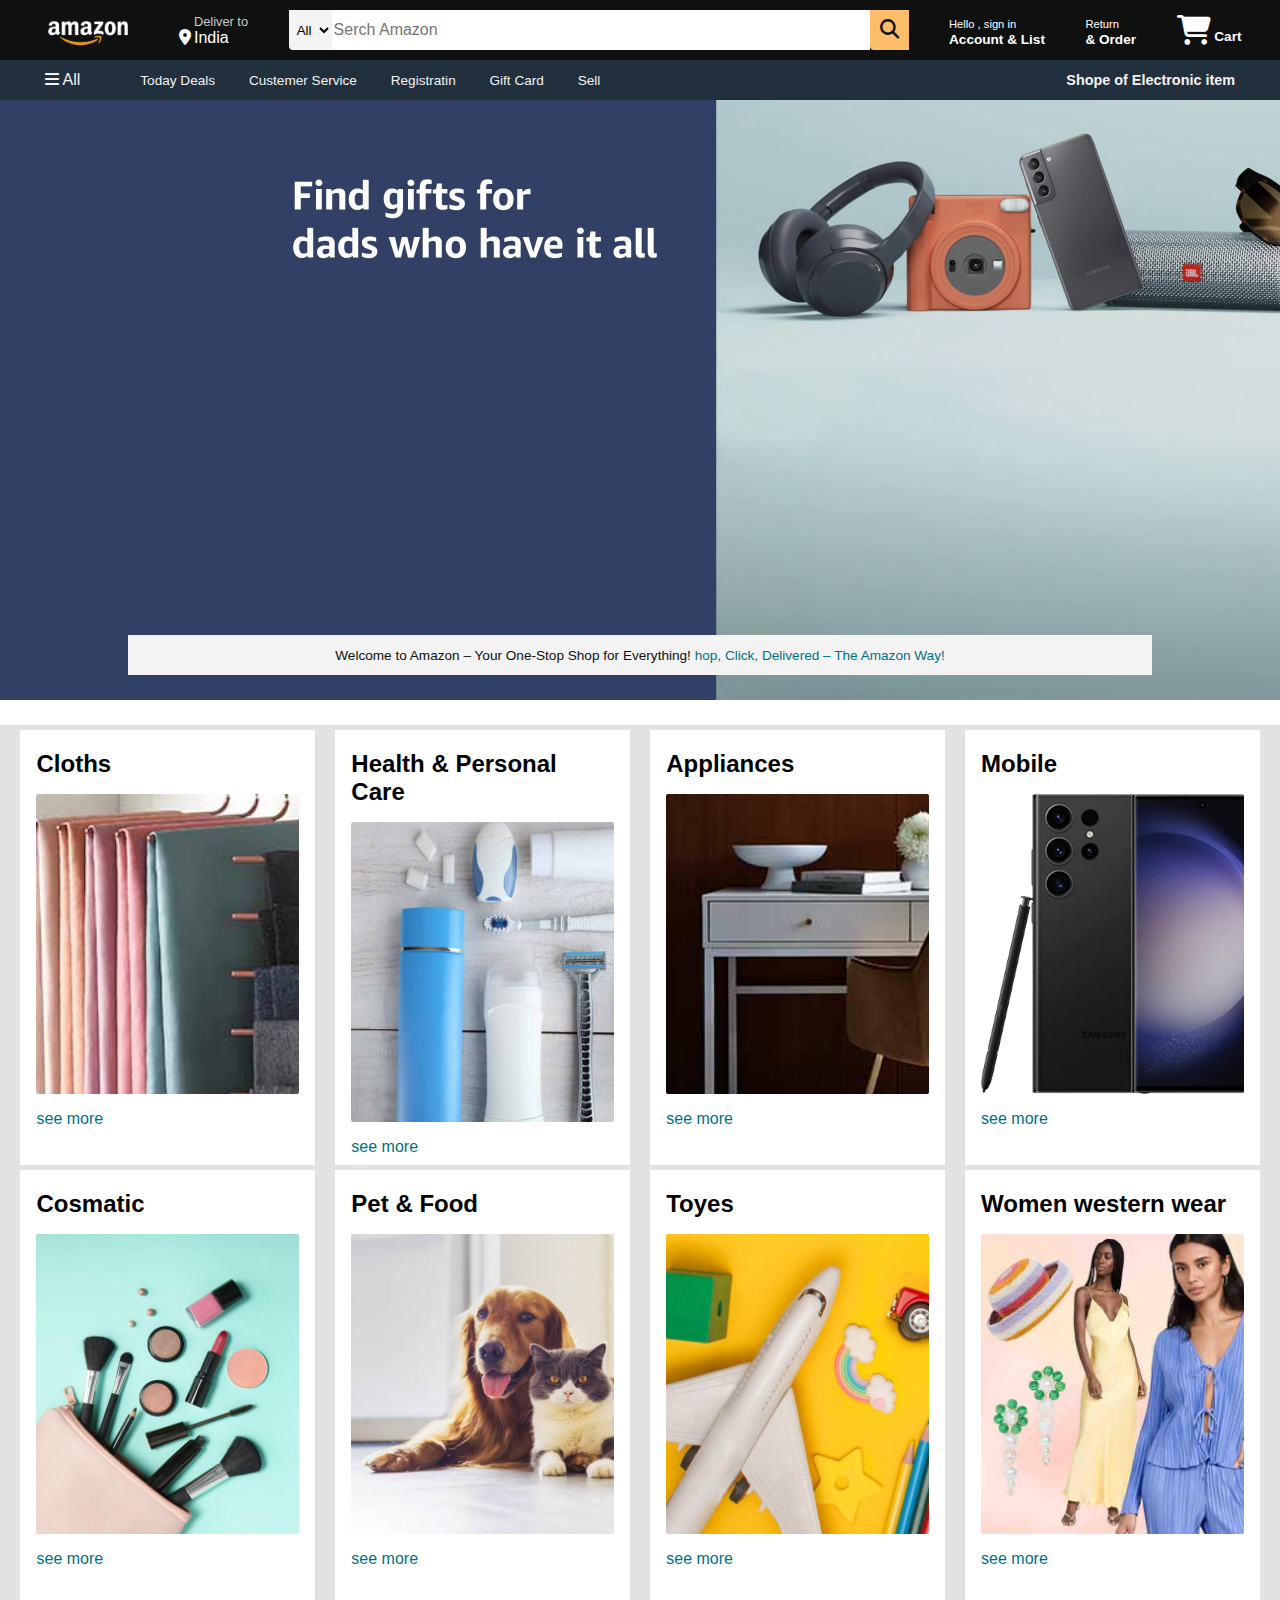
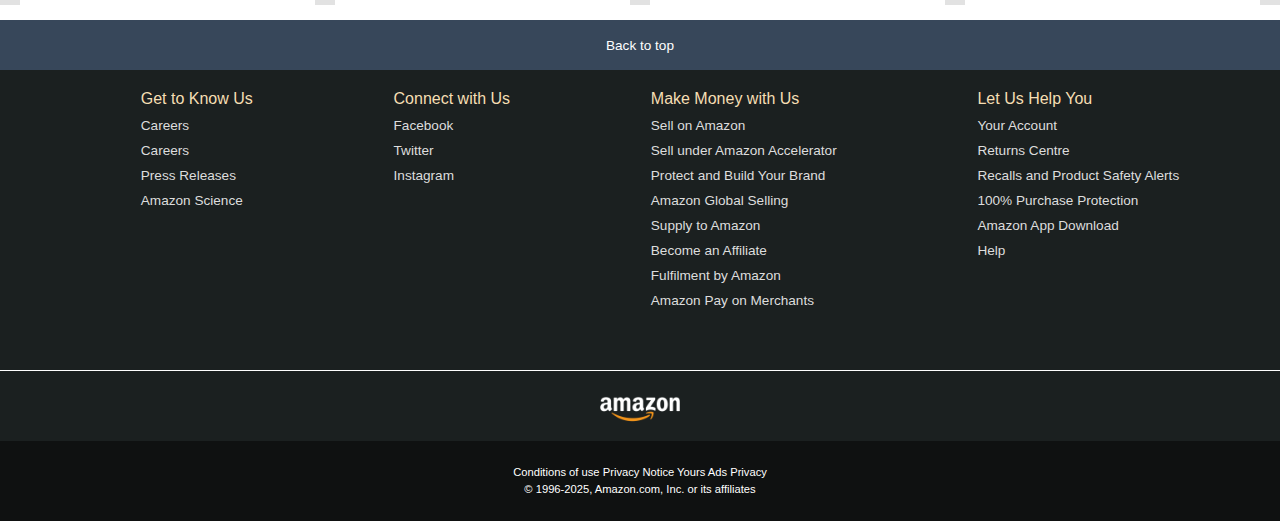
<file: firstpage/index.html>
<!DOCTYPE html>
<html lang="en">

<head>
    <meta charset="UTF-8">
    <meta name="viewport" content="width=device-width, initial-scale=1.0">
    <title>Amazon</title>
    <link rel="stylesheet" href="https://cdnjs.cloudflare.com/ajax/libs/font-awesome/6.7.2/css/all.min.css"
        integrity="sha512-Evv84Mr4kqVGRNSgIGL/F/aIDqQb7xQ2vcrdIwxfjThSH8CSR7PBEakCr51Ck+w+/U6swU2Im1vVX0SVk9ABhg=="
        crossorigin="anonymous" referrerpolicy="no-referrer" />
    <link rel="stylesheet" href="indext.css">
</head>

<body>
    <header>
        <div class="navbar">
            <div class="nav_logo boder">
                <div class="logo">
                </div>
            </div>

            <div class="nav_adress boder ">

                <p class="Addfirst">Deliver to</p>
                <div class="add-icon ">
                    <i class="fa-solid fa-location-dot"></i>
                    <p class=" addsecond">India</p>
                </div>


            </div>
            <div class="nav-serch boder">
                <select class="Serch-select" >
                    <option value="">All</option>


                </select>
            <input placeholder="Serch Amazon" class="Serch_input">
            <div class="sechicon">
                <i class="fa-solid fa-magnifying-glass"></i>
            </div>
            </div>

            <div class="nav_singin boder">
                <p><span>Hello , sign in </span></p>
                <p class="nav-second">Account & List</p>

            </div>
            <div class="nav_return boder">
                <p><span>Return</span></p>
                <p class="nav-second">& Order</p>

            </div>
            <div class="navcard boder">
                <i class="fa-solid fa-cart-shopping"></i>
                Cart
            </div>

        </div>
        <div class="pannel">
             <div class="pannel12">
                <i class="fa-solid fa-bars"></i>
            All
             </div>
          <div class="pannel1">
           
            <p>Today Deals</p>
            <p>Custemer Service</p>
            <p>Registratin</p>
            <p>Gift Card</p>
            <p>Sell</p>
          </div>
            <div class="pannel2">
                <p>Shope of Electronic item</p>
            </div>
        </div>
        
    </header>
    <div class="hero">
        <div class="heromess">
            <p>Welcome to Amazon – Your One-Stop Shop for Everything!   <a href="">    hop, Click, Delivered – The Amazon Way!</a></p>
        </div>
    </div>



    
    <div class="shope">
        <div class="box1 box">
           <div class="cont">
            <h2>Cloths</h1>
                <div class="box-img" style="background-image: url('box1_image.jpg');">
                </div>
                <p>see more</p>
              </div>
            </div>
        <div class="box2 box">
            <div class="cont">
                <h2>Health & Personal Care</h1>
                    <div class="box-img" style="background-image: url('box2_image.jpg');">
                    </div>
                    <p>see more</p>
                  </div>
                </div>
           
        <div class="box3 box">
            <div class="cont">
                <h2>Appliances</h1>
                    <div class="box-img" style="background-image: url('box3_image.jpg');">
                    </div>
                    <p>see more</p>
                  </div>
        </div>
        <div class="box4 box">
            <div class="cont">
                <h2>Mobile</h1>
                    <div class="box-img" style="background-image: url('box4_image.jpg');">
                    </div>
                    <p>see more</p>
                  </div>
        </div>
        <div class="box5 box">
            <div class="cont">
                <h2>Cosmatic </h1>
                    <div class="box-img" style="background-image: url('box5_image.jpg');">
                    </div>
                    <p>see more</p>
                  </div>
        </div>
        <div class="box6 box">
            <div class="cont">
                <h2>Pet & Food</h1>
                    <div class="box-img" style="background-image: url('box6_image.jpg');">
                    </div>
                    <p>see more</p>
                  </div>
        </div>
        <div class="box7 box">
            <div class="cont">
                <h2>Toyes</h1>
                    <div class="box-img" style="background-image: url('box7_image.jpg');">
                    </div>
                    <p>see more</p>
                  </div>
        </div>
        <div class="box8 box">
            <div class="cont">
                <h2>Women western wear</h1>
                    <div class="box-img" style="background-image: url('box8_image.jpg');">
                    </div>
                    <p>see more</p>
                  </div>
        </div>

    </div>
</div>
<footer>
    <div class="footpana">
        Back to top
    </div>
    <div class="foot-panel">
        <ul>
            <p>
                Get to Know Us
            </p>
            <a href="">Careers</a>
            <a href="">Careers</a>
            <a href="">Press Releases</a>
            <a href="">Amazon Science</a>

        </ul>
        <ul>

           



            <p>
                Connect with Us
            </p>
            <a href="">Facebook</a>
            <a href="">Twitter</a>
            <a href="">Instagram</a>
         

        </ul>
       
        <ul>


            <p>
                Make Money with Us
            </p>
            <a href="">Sell on Amazon</a>
            <a href="">Sell under Amazon Accelerator</a>
            <a href="">Protect and Build Your Brand</a>
            <a href="">Amazon Global Selling</a>
            <a href="">Supply to Amazon</a>
            <a href="">Become an Affiliate</a>
            <a href="">Fulfilment by Amazon</a>
            <a href="">Amazon Pay on Merchants</a>

        </ul>
        <ul>

         






            <p>
                Let Us Help You
            </p>
            <a href="">Your Account</a>
            <a href="">Returns Centre</a>
            <a href="">Recalls and Product Safety Alerts</a>
            <a href="">100% Purchase Protection</a>
            <a href="">Amazon App Download</a>
            <a href="">Help</a>

        </ul>
    </div>
   <div class="foot-pannel3">
    <div class="logo34">

    </div>

   </div>
   <div class="footpanel4">
        <div class="pages">
            <a href="">Conditions of use </a>
            <a href="">Privacy Notice</a>
            <a href="">Yours Ads Privacy</a>
            <!-- <a href="">Privacy Notice</a> -->
        </div>
        <div class="copyright">
            © 1996-2025, Amazon.com, Inc. or its affiliates
        </div>
   </div>
</footer>

</body>

</html>
</file>
<file: firstpage/indext.css>
*{
    margin: 0;
    font-family: Arial, Helvetica, sans-serif;
    border: border-box;
}
.navbar{
    height: 60px;
    background-color:#0f1111 ;
    color: white;
    display: flex;
    align-items: center;
    justify-content: space-evenly;
   

}
.nav_logo{
    height:50px ;
    width:100px ;
}
.logo{
    background-image: url("amazon_logo.png");
    background-size: cover;
    height: 50px;
    width: 100%;
}
.boder{
    border: 2px solid transparent;

}
.boder:hover
{
    border: 1px solid white;

}
/* Box 2 */
.Addfirst
{
    color: #cccccc;
    font-size: 0.80rem;
    margin-left: 15px;

}
.addsecond{
    font-size: 1rem;
    margin-left: 3px;
}


.add-icon{
    display: flex;
    
}



.nav-serch{
  display: flex ;
  width: 620px;
  height: 40px;
  /* border-radius: 5px; */
  /* background-color: ;
   */
 
   justify-content:space-evenly ;

}
.nav-serch:hover{
    border:  2px solid orange;
}

.Serch-select{
    background-color: #f3f3f3;
    width: 50px;
    text-align: center;
    /* border-radius:  4px; */
    border-bottom-left-radius:4px ;
    border: none;
}

.Serch_input{
    width: 100%;
    font-size: 1rem;
    border: none;

}
.sechicon{
   width: 45px;
   display: flex;
   justify-content: center;
   align-items: center;
   font-size: 1.2rem;
background-color: #febd68;
/* border-radius:  4px; */
border-bottom-left-radius:4px ;
color: #0f1111;
}

/* ?\ */
span
{
    font-size: 0.7rem;
}
.nav-second{
    font-size: 0.85rem;
    font-weight: 700;
}

.navcard i{
    font-size: 30px;
}
.navcard{
    font-size: 0.85rem;
    font-weight: 700;

}
.pannel
{
    display: flex;
    height:40px;
    background-color: #222f3d;
    color: #f3f3f3;
    align-items: center;
    justify-content: space-evenly;
}
.pannel1 p{
    display: inline;
    margin: 15px;
    
}
.pannel1{
    width: 70%;
    font-size: 0.85rem;
    
}
.pannel2
{
    font-size: 0.9rem;
    font-weight: 700;
}

/* third */
.hero{
 background-image: url("hero_image.jpg");
 background-size: cover;
 height: 600px;
 display: flex;
 justify-content: center;
 align-items: flex-end;
}
.heromess{
    background-color: #f3f3f3;
    color: #0f1111;
    height: 40px;
    display: flex;
    align-items: center;
    justify-content: center;
    font-size: 0.85rem;
   width: 80%;
   margin-bottom: 25px;
}
.heromess a{
    text-decoration: none;
    color: #007185;
    
}

/* shopp */
.shope{
    display: flex;
    flex-wrap: wrap;
    justify-content: space-evenly;
    background-color: #e2e2e2;
    margin-top: 25px;

}
.box{
    /* border: 2px solid black; */
    height: 400px;
    width: 23%;
    background-color: white;
    padding: 20px 0px 15px;
    margin-top: 5px;
}
.box-img{
    height: 300px;
    background-size: cover;
    margin-top: 1rem;
    margin-bottom: 1rem;
    border-radius: 2px;

}
.cont{
    margin-left: 1rem;
    margin-right: 1rem;
}
.cont p{
    color: #007185;
}

footer{
    margin-top: 15px;
}


.footpana{
    background-color: #37475a;
    color: white;
    height: 50px;
    display: flex;
    align-items: center;
    justify-content: center;
    font-size: 0.85rem;

}
.foot-panel{
    background-color: #1b2020;
    color: wheat;
    height: 300px;
    display: flex;
    justify-content: space-evenly;
}
ul{
    margin-top: 20px;
}
ul a{
    text-decoration: none;
    display: block;
    color: #dddddd;
    margin-top: 10px;
    font-size: 0.85rem;
}
.foot-pannel3{
    background-color: #1b2020;
    color: white;
    border-top: 0.5px solid white;
    height: 70px;
    display: flex;
    justify-content: center;
    align-items: center;
}
.logo34 {
    background-image: url("amazon_logo.png");
    background-size: cover;
    height: 50px;
    width: 100px;

}
.footpanel4{
    background-color: #0f1111;
    color: white;
    font-size: 0.7rem;
    text-align: center;
    height: 80px;
    
    

}

.pages{
   
    padding-top: 25px;

}
.pages a{
   text-decoration: none;
   color: white;

}
.copyright{
    padding: 5px;
    font-size: 0.7rem;
    text-align: center;


}
</file>
